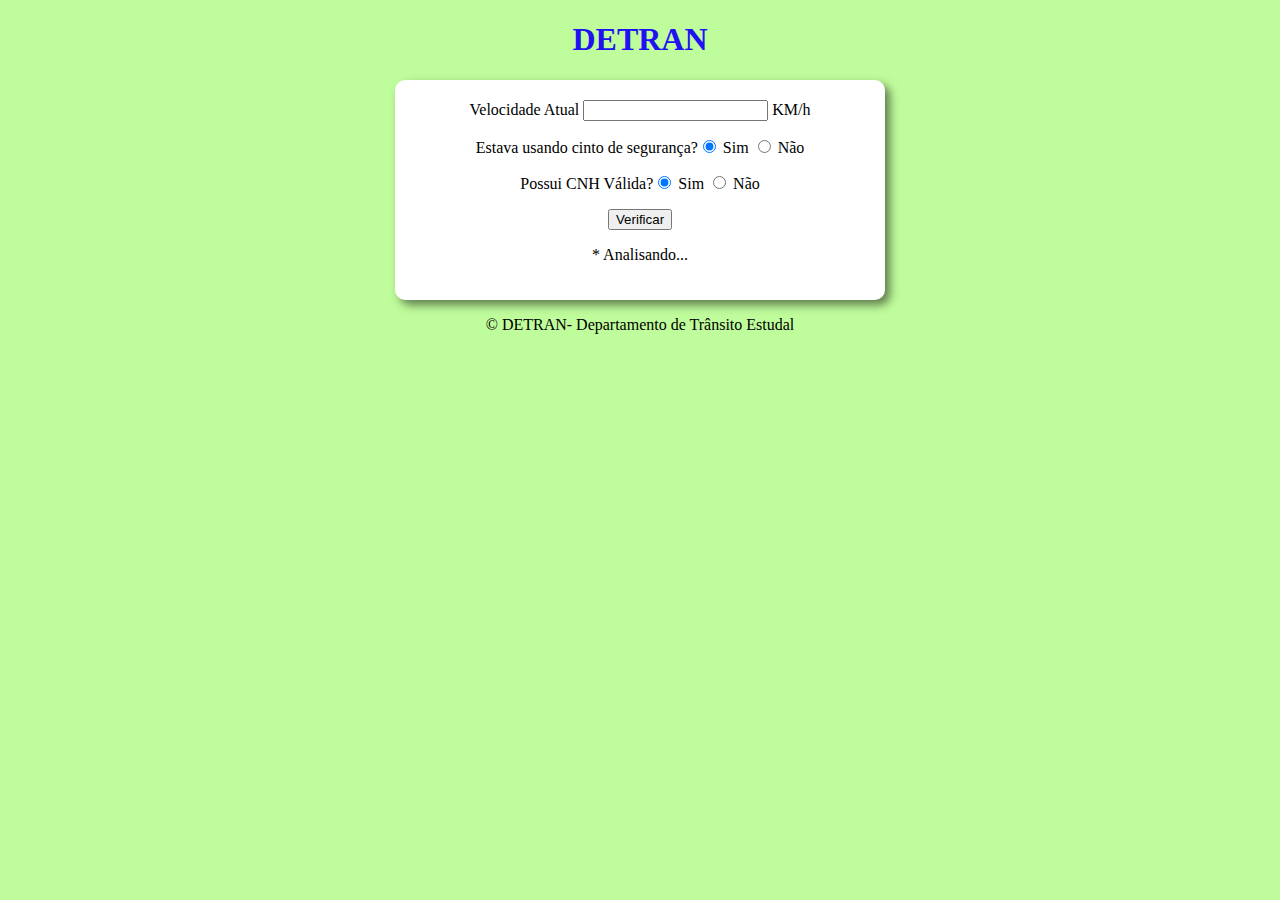
<file: Mini Projetos- Iniciante Js -Sistema de Multa/index.html>
<!DOCTYPE html>
<html lang="pt-br">
<head>
    <meta charset="UTF-8">
    <meta name="viewport" content="width=device-width, initial-scale=1.0">
    <link rel="stylesheet" href="style.css">
    <script src="script.js"></script>
    <title>Sistema de multa</title>
</head>
<body>
    <header><h1>DETRAN</h1></header>
    <section>
        <div>
Velocidade Atual <input type="number" name="velocAtual" id="txtvelocAtual"> KM/h
<p> Estava usando cinto de segurança?<input type="radio" name="rdcin" id="rdS" checked>
<label for="rdcin">Sim</label>
<input type="radio" name="rdcin" id="rdN">
<label for="rdcin">Não</label></p>
<p>Possui CNH Válida?<input type="radio" name="rdcnh" id="rdS" checked>
<label for="rdcnh">Sim</label>
<input type="radio" name="rdcnh" id="rdN">
<label for="rdcnh">Não</label></p>
<p><input type="button" value="Verificar" onclick="verificar()"></p>
        </div>
        <div id="res">
<p>* Analisando...</p>
        </div>
    </section>
    <footer>
        <p>&copy; DETRAN- Departamento de Trânsito Estudal   </p>
    </footer>
</body>
</html>
</file>
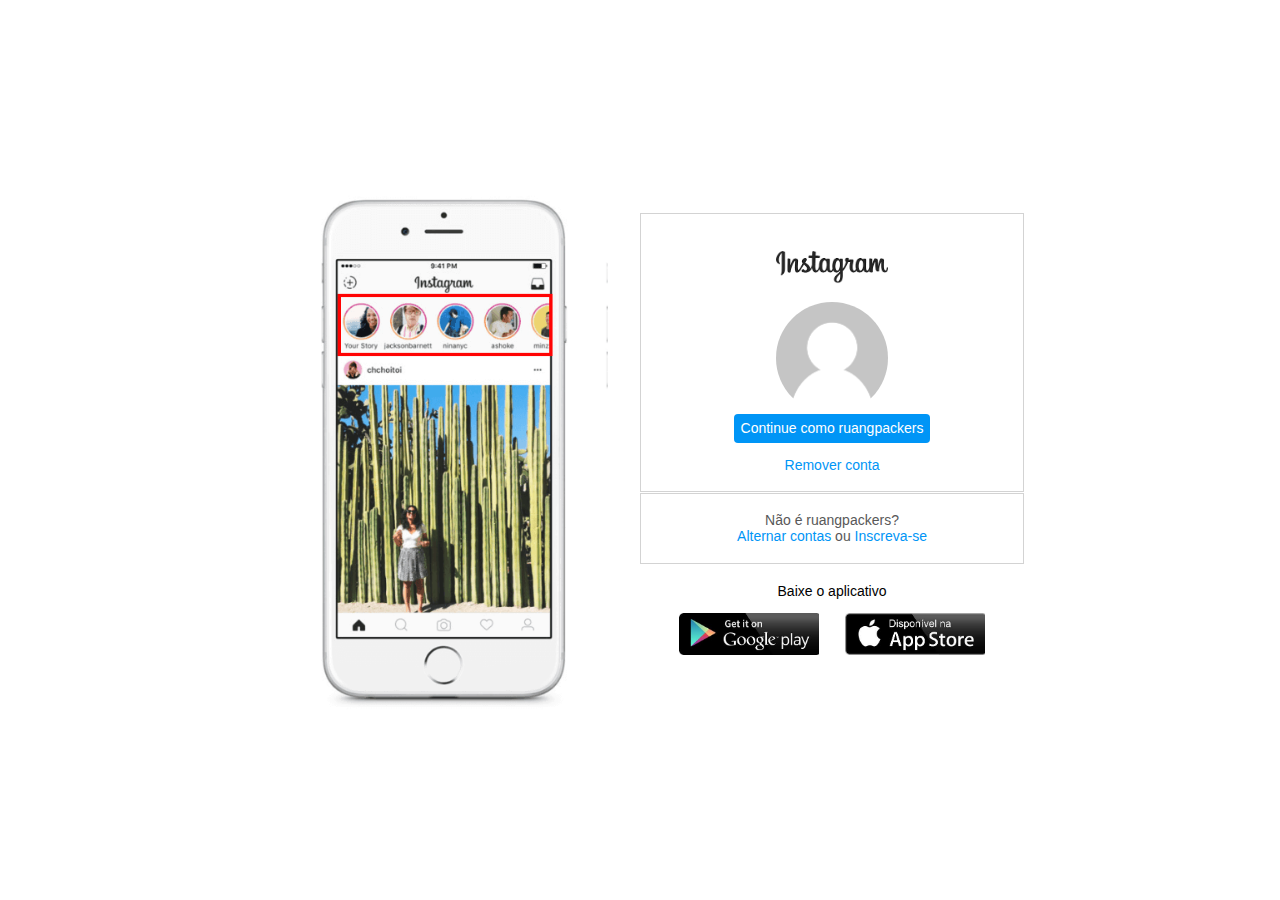
<file: Instagram/instagram.html>
<!DOCTYPE html>
<html lang="pt-br">
<head>
    <meta charset="UTF-8">
    <meta http-equiv="X-UA-Compatible" content="IE=edge">
    <meta name="viewport" content="width=device-width, initial-scale=1.0">
    <link rel="stylesheet" href="stylle.css">
    <title>Instragram</title>
</head>
<body>
    <div class="instagram-wapper">
        <div class="insta-telefone">
            <img src="img/Instagram_Story.jpg__466810_.png" alt="celular">
        </div>
        <div class="insta-continue">
            <div class="grupo">
                <img src="img/logoInstragm.png" class="instagram-logo" alt="logo">
                <div class="profile-foto">
                    <img src="img/download.png" alt="chris">
                </div>
                <a href="#" class="instagram-login">Continue como ruangpackers</a>
                <a href="#" class="instagram-logout">Remover conta</a>
            </div>
            <div class="grupo">
                <p class="not-account">Não é ruangpackers?</p>
                <p class="not-account">
                    <span class="link-azul">Alternar contas</span>
                    ou
                    <span class="link-azul">Inscreva-se</span>
                </p>
            </div>
            <div class="baixar-O-Aplicativo">
                <p class="baixar-App">Baixe o aplicativo</p>
                <div class="dowload">
                    <a href="#" class="aplicativo-dowload"></a>
                    <a href="#" class="aplicativo-dowload"></a>
                </div>
            </div>
        </div>
    </div>
</body>
</html>
</file>
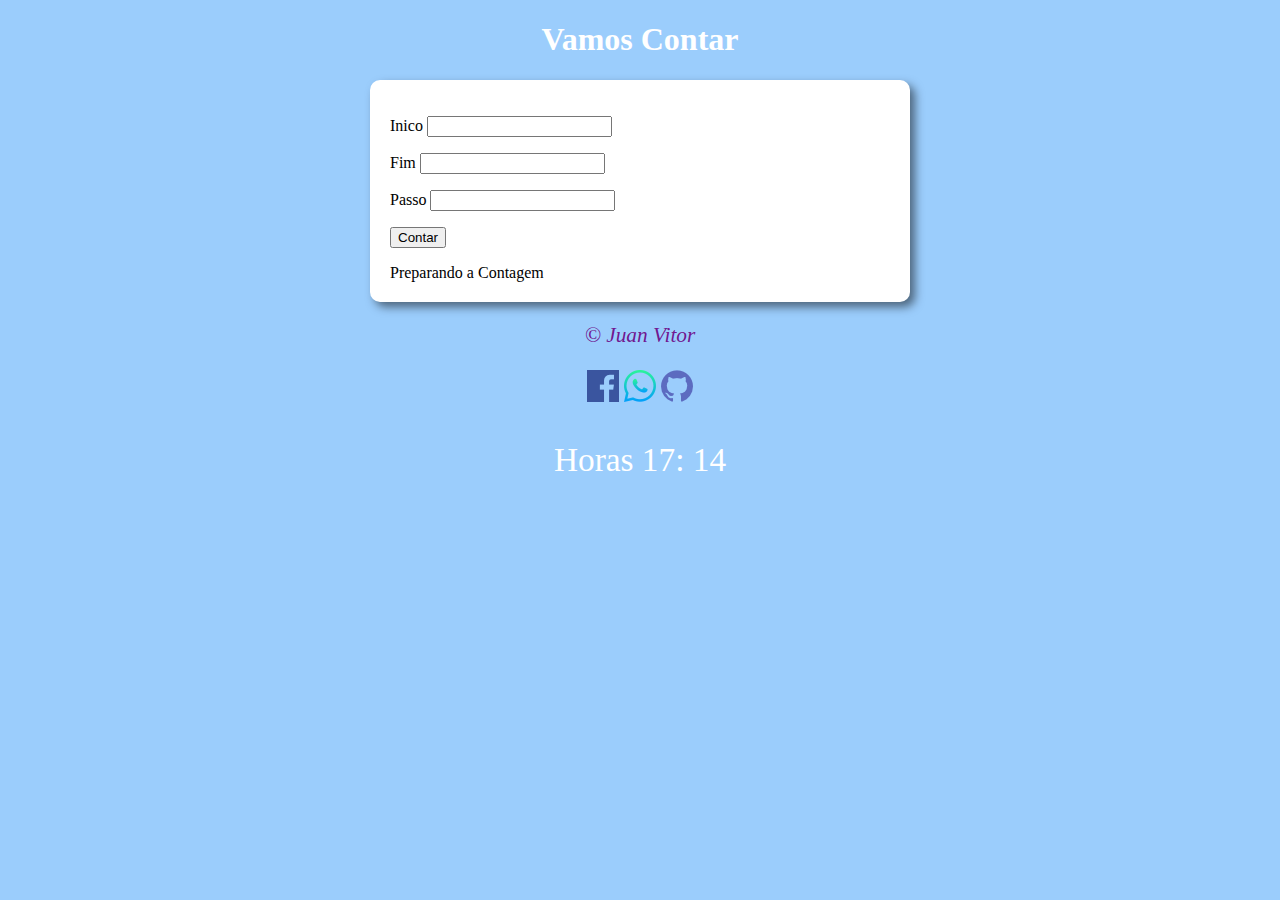
<file: Mini Projetos- Iniciante Js_Contador/Contador.html>
<!DOCTYPE html>
<html lang="pt-br">
<head>
    <meta charset="UTF-8">
    <meta name="viewport" content="width=device-width, initial-scale=1.0">
    <title>Contador</title>
    <link rel="stylesheet" href="estilo.css">
    <script src="script.js" defer></script>
</head>
<body onload="carregarHora()">
    <header>
        <h1>Vamos Contar</h1>   
    </header>
    <section>
        
   <div id="dados">  
<p>Inico <input type="number" name="inicio" id="txtInicio"></p>
<p>Fim <input type="number" name="fim" id="txtFim"></p>
<p>Passo <input type="number" name="passo" id="txtPasso"></p>
<p><input type="button" value="Contar" onclick="contar()"></p>
</div>
<div id="res">Preparando a Contagem</div>

    </section>
    <footer>
<p>&copy; Juan Vitor   </p>
<img src="face.png">
<img src="what.png">
<img src="git.png">
    </footer>
    <div id="tempo">
        <div id="hora"></div>
        <div id="min"></div>
    </div>
</body>
</html>
</file>
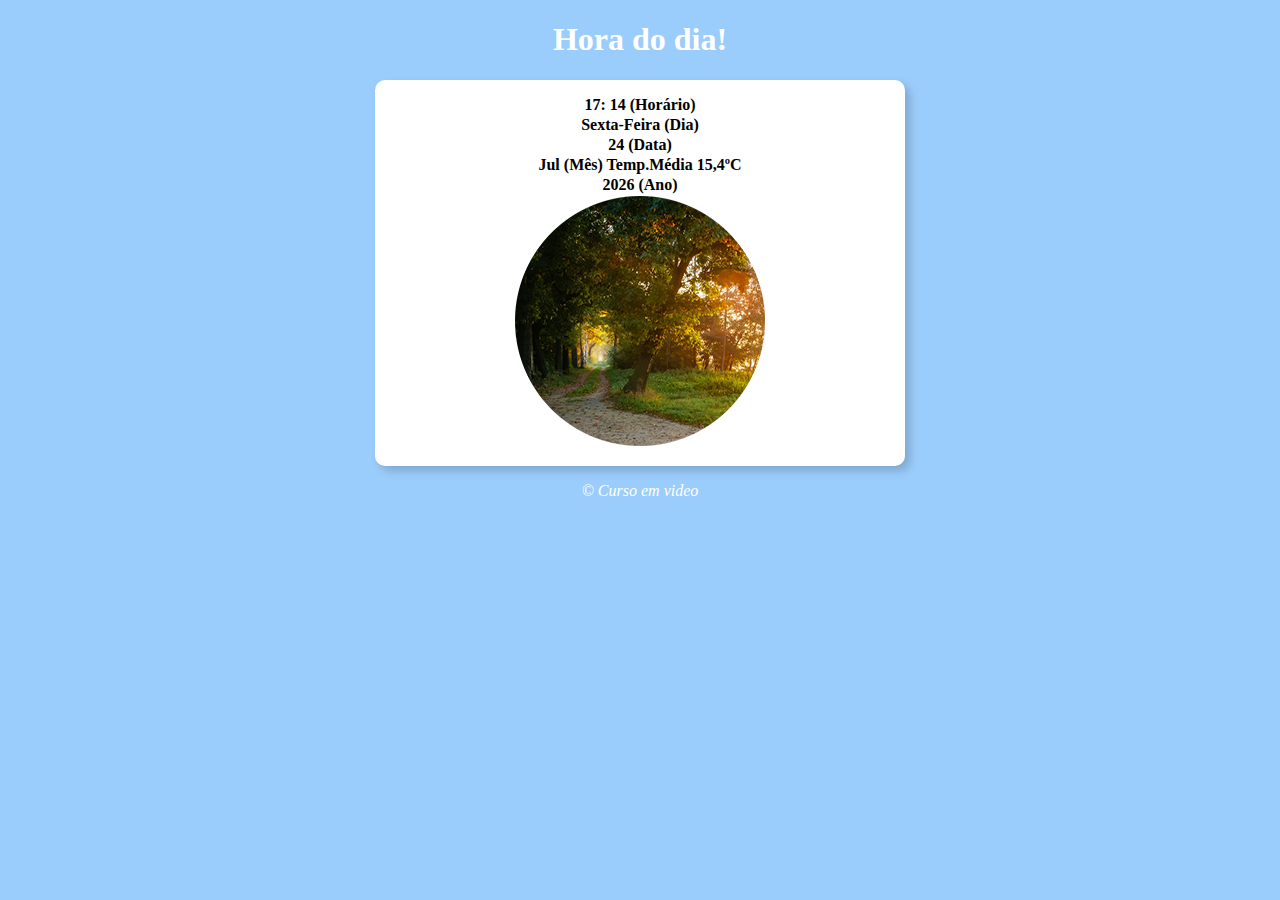
<file: Mini Projetos- Iniciante Js -Hora do dia/modelo/modelo.html>
<!DOCTYPE html>
<html lang="pt-br">
<head>
    <meta charset="UTF-8">
    <meta name="viewport" content="width=device-width, initial-scale=1.0">
    <link rel="stylesheet" href="style.css">
   
    <title>Modelo</title>
</head>
<body onload="carregar()">
    <header>
        <h1>Hora do dia!</h1>
    </header>
    <section>
<div id="msg">
     mensagem aqui 
    </div>
    <div id="calenDiaSemana">dia da semana</div>
    <div id="calenData">data</div>
    <div id="calenMes">Mês</div>
    <div id="calenAno">Ano</div>
    
<div id="foto">
<img id="imagem" src="manha.png" alt="foto do dia">
</div>
    </section>
    <footer>
        <p>&copy; Curso em video</p>
    </footer>
</body>
<script src="script.js"></script>
</html>
</file>
<file: Mini Projetos- Iniciante Js -Sistema de Multa/style.css>
body{
    background: rgb(191, 252, 155);
    font: normal 20pt;
    
    }
    
    header{
    color: rgb(32, 17, 243);
    text-align: center;
    }
    section{
    background: white;
    padding: 20px;
    border-radius: 10px;
    width: 450px;
    margin: auto;
    box-shadow: 5px 5px 10px rgba(0, 0, 0, 0.507);
    
    }div{
        text-align: center;
    }
    
     footer{
        text-align: center;
    }
</file>
<file: Instagram/stylle.css>
*{
    padding: 0;
    margin: 0;
    box-sizing:border-box;
    text-decoration: none;
    font-family: sans-serif;
    font-size: 14px;
}

body{
    width: 100%;
    min-height: 100vh;
    background-color: white;
    margin: 0;
    padding: 0;
    display: flex;
    justify-content: center;
}
.instagram-wapper{
    display: flex;
    align-items: center;
    justify-content: start;
    width: 60%;
    height: 100vh;
}
.insta-telefone{
    display: flex;
    align-items: center;
    justify-content: center;
    width: 50%;
}
.insta-telefone img{
    height: 40rem;
}

.insta-continue{
    display: flex;
    align-items: center;
    justify-content: space-around;
    flex-direction: column;
    width: 50%;
    min-height: 34rem;
}
.grupo{
    display: flex;
    justify-content: space-between;
    align-items: center;
    flex-direction: column;
    background-color: #ffff;
    width: 100%;
    padding: 1.3rem 0;
    border: 1px solid lightgrey;

}
.grupo:nth-child(1){
    min-height: 19rem;
}
.instagram-logo{
    height: 5rem;
}
.profile-foto{
    display: flex;
    justify-content: center;
    align-items: center;
    border-radius: 50%;
    overflow: hidden;
    
}
.profile-foto img{
    height: 8rem;
}
.instagram-login{
    background-color: #0095f6;
    color: #ffff;
    padding: 6.5px;
    border-radius: 4px;
}
.instagram-logout{
    color: #0095f6;
    margin-top: 1rem;
}
.not-account{
    color: rgb(88, 88, 88);

}
.link-azul{
    color: #0095f6;
}
.baixar-O-Aplicativo{
    display: flex;
    flex-direction: column;
    align-items: center;
    justify-content: center;
    width: 100%;
    padding: 1.3rem 0;
}
.dowload{
    display: flex;
    width: 100%;
    justify-content: space-evenly;
    align-items: center;
    padding: 1rem;
}
.aplicativo-dowload{
    height: 3rem;
    width: 10rem;
    background-size: cover;
}
.aplicativo-dowload:nth-child(1){
    background-image: url(./img/googlePlay.jpeg);
}
.aplicativo-dowload:nth-child(2){
    background-image: url(./img/appleStore.jpeg);
}
/* Respons. */

@media(max-width: 1024px){
    .instagram-wapper{
        width: 90%;
    }
}

@media (max-width: 650px){
    .instagram-wapper{
        width: 90%;
    }
    .insta-telefone{
        display: none;
    }
    .insta-continue{
        width: 100%;
    }
    .grupo{
        border: 1px solid transparent;
    }
}
</file>
<file: Mini Projetos- Iniciante Js_Contador/estilo.css>
body{
background: rgb(155, 205, 252);
font: normal 15pt;

}

header{
color: white;
text-align: center;
}
section{
background: white;
padding: 20px;
border-radius: 10px;
width: 500px;
margin: auto;
box-shadow: 5px 5px 10px rgba(0, 0, 0, 0.507);

} 
 

footer{
    color: rgba(109, 7, 134, 0.932);
    font-size: 16pt;
    font-style: italic;
    text-align: center;
}
div #tempo{
    text-align: right;
    color: white;
}
</file>
<file: Mini Projetos- Iniciante Js -Hora do dia/modelo/style.css>
body{
background: rgb(155, 205, 252);
}
header{
color: white;
text-align: center;
}
 div{
     text-align: center;
     padding: 1px;
 }
 div#calenData{
     text-align: center;
 }
 
section{
background: white;
border-radius: 10px;
padding: 15px;
width: 500px;
margin: auto;
box-shadow: 5px 5px 10px rgba(0, 0, 0, 0.185);
}
footer{
color: white;
text-align: center;
font-style: italic;
}
</file>
